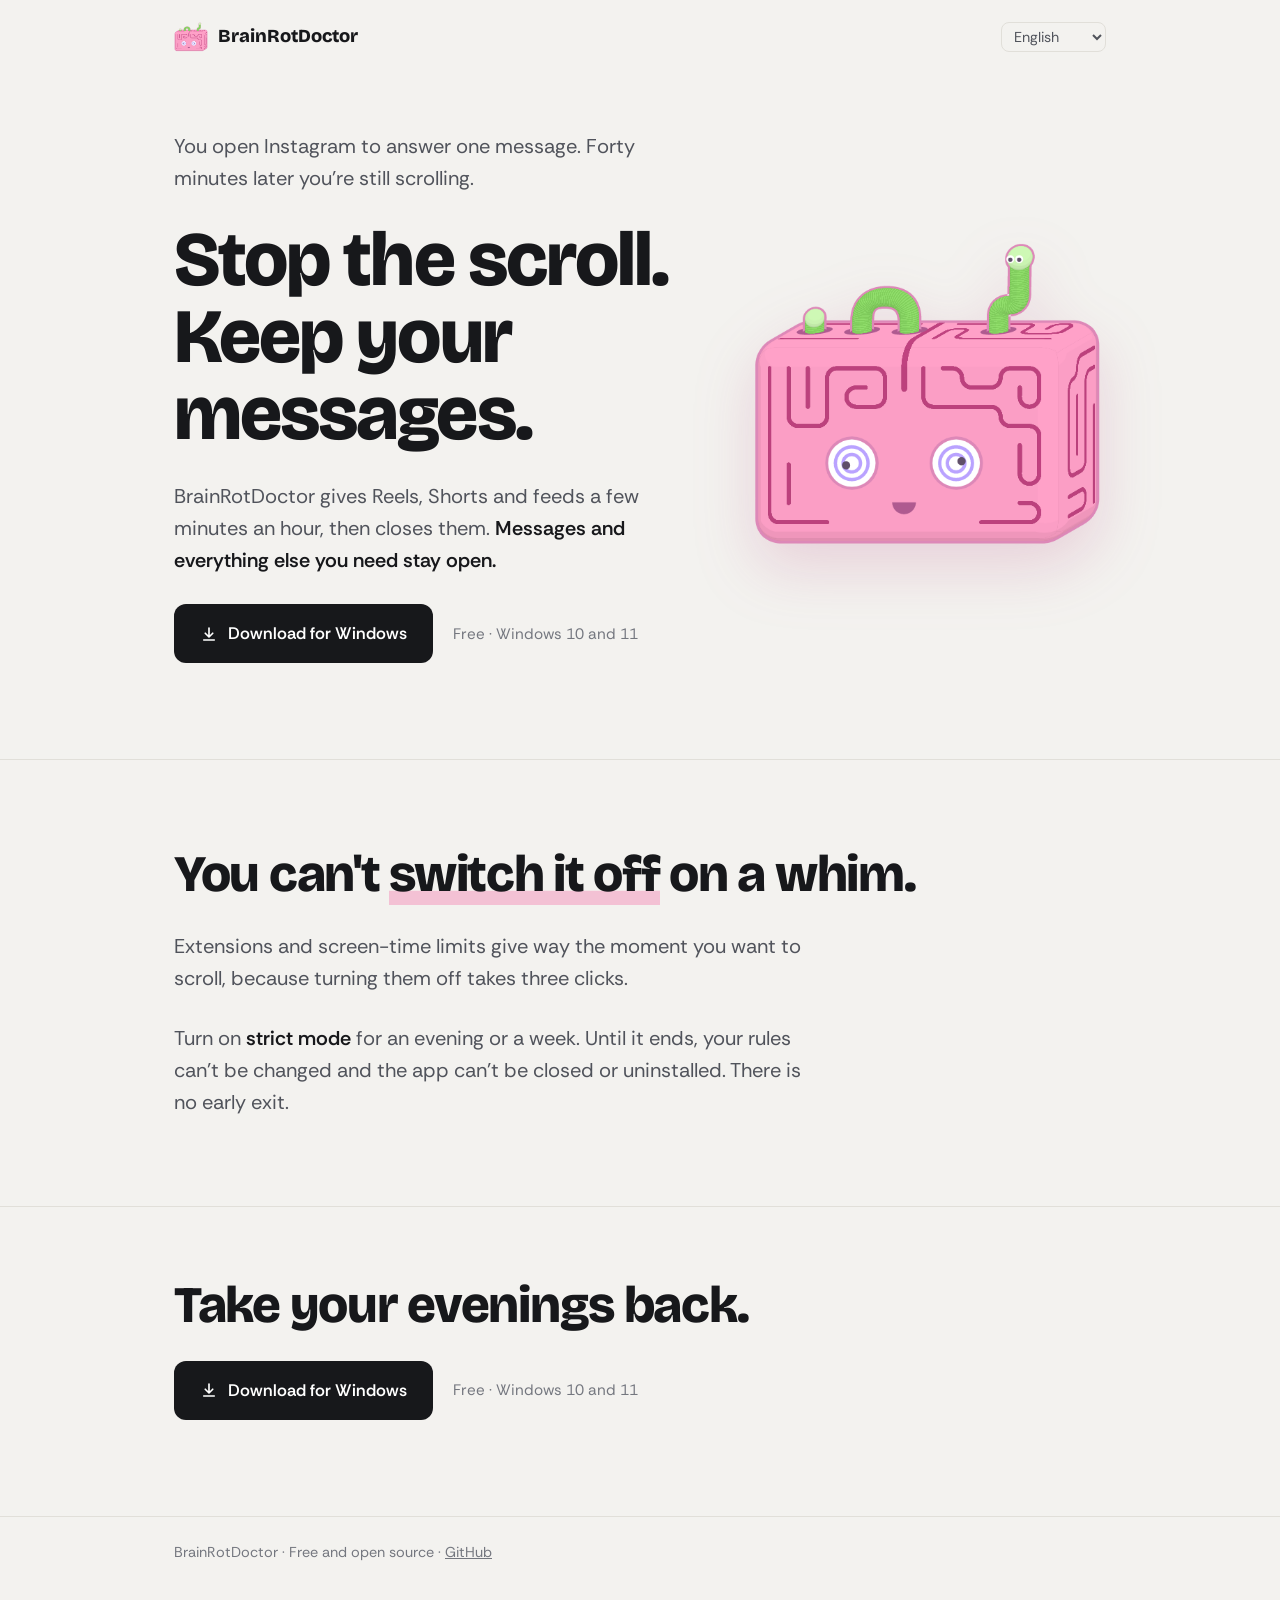
<file: docs/index.html>
<!doctype html>
<html lang="en">
<head>
  <meta charset="utf-8">
  <meta name="viewport" content="width=device-width, initial-scale=1">
  <title>BrainRotDoctor — stop the scroll, keep your messages</title>
  <meta name="description" content="A free Windows app that gives Reels, Shorts and feeds a few minutes an hour, then closes them. Messages stay open. Strict mode can't be switched off until it ends.">
  <meta name="color-scheme" content="light dark">
  <link rel="icon" href="assets/favicon.ico" sizes="any">
  <link rel="icon" href="assets/icon-512.png" type="image/png">
  <link rel="apple-touch-icon" href="assets/apple-touch-icon.png">
  <meta property="og:title" content="BrainRotDoctor">
  <meta property="og:description" content="Stop the scroll. Keep your messages. Free for Windows.">
  <meta property="og:image" content="https://llehn.github.io/BrainRotDoctor/assets/og-image.png">
  <meta property="og:type" content="website">
  <meta name="twitter:card" content="summary_large_image">
  <link rel="preconnect" href="https://fonts.googleapis.com">
  <link rel="preconnect" href="https://fonts.gstatic.com" crossorigin>
  <link href="https://fonts.googleapis.com/css2?family=Bricolage+Grotesque:opsz,wght@12..96,800&family=Rethink+Sans:wght@400;600&display=swap" rel="stylesheet">
  <link rel="stylesheet" href="styles.css">
</head>
<body>
  <header class="nav">
    <div class="wrap">
      <a class="brand" href="#top"><img src="assets/icon-512.png" width="34" height="34" alt=""><span>BrainRotDoctor</span></a>
      <select id="langsel" class="lang" aria-label="Language"></select>
    </div>
  </header>

  <main id="top">
    <section class="hero wrap">
      <div class="hero-copy">
        <p class="recognise" data-i18n="hero.recognise">You open Instagram to answer one message. Forty minutes later you're still scrolling.</p>
        <h1 data-i18n="hero.h1">Stop the scroll. Keep your messages.</h1>
        <p class="promise" data-i18n="hero.promise">BrainRotDoctor gives Reels, Shorts and feeds a few minutes an hour, then closes them. <b>Messages and everything else you need stay open.</b></p>
        <div class="get">
          <a class="btn" href="download.html"><svg aria-hidden="true" viewBox="0 0 24 24"><path d="M12 4v12m0 0-5-5m5 5 5-5M5 20h14"/></svg><span data-i18n="download">Download for Windows</span></a>
          <small data-i18n="free">Free · Windows 10 and 11</small>
        </div>
      </div>
      <div class="hero-art"><img src="assets/icon-512.png" width="512" height="512" alt="The BrainRotDoctor brain: pink, with spiral eyes and worms poking out of the top."></div>
    </section>

    <section class="holds">
      <div class="wrap">
        <h2 data-i18n="holds.title">You can't <span>switch it off</span> on a whim.</h2>
        <p data-i18n="holds.why">Extensions and screen-time limits give way the moment you want to scroll, because turning them off takes three clicks.</p>
        <p data-i18n="holds.strict">Turn on <b>strict mode</b> for an evening or a week. Until it ends, your rules can't be changed and the app can't be closed or uninstalled. There is no early exit.</p>
      </div>
    </section>

    <section class="closer">
      <div class="wrap">
        <h2 data-i18n="closer.title">Take your evenings back.</h2>
        <div class="get">
          <a class="btn" href="download.html"><svg aria-hidden="true" viewBox="0 0 24 24"><path d="M12 4v12m0 0-5-5m5 5 5-5M5 20h14"/></svg><span data-i18n="download">Download for Windows</span></a>
          <small data-i18n="free">Free · Windows 10 and 11</small>
        </div>
      </div>
    </section>
  </main>

  <footer class="footer">
    <div class="wrap">
      <span data-i18n="footer">BrainRotDoctor · Free and open source · <a href="https://github.com/llehn/BrainRotDoctor">GitHub</a></span>
    </div>
  </footer>

  <script src="i18n.js"></script>
</body>
</html>
</file>
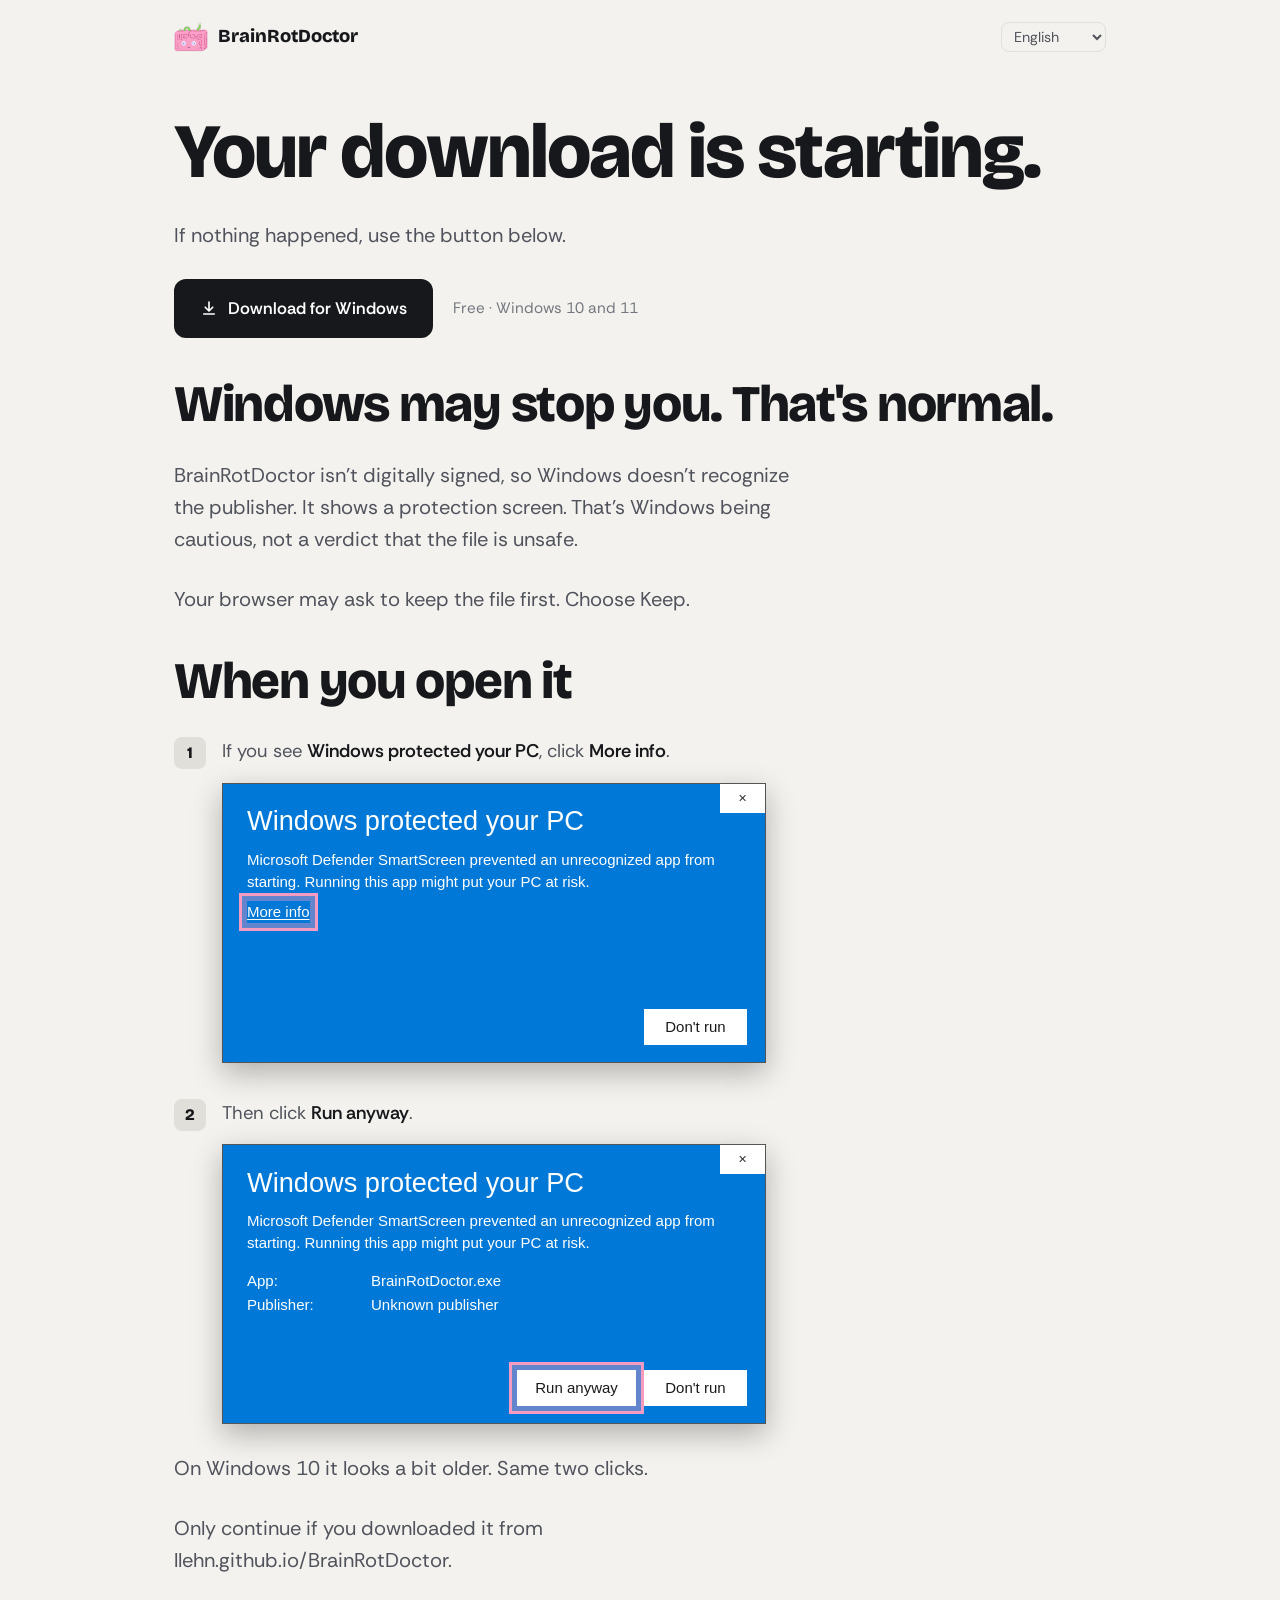
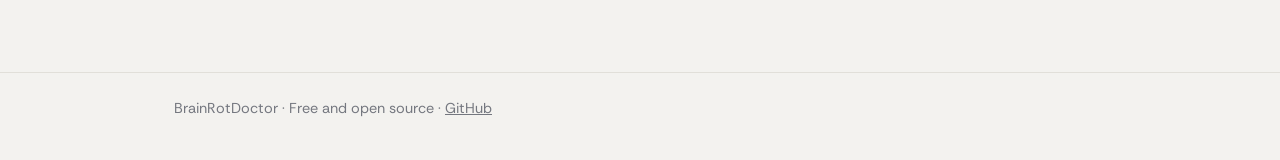
<file: docs/download.html>
<!doctype html>
<html lang="en">
<head>
  <meta charset="utf-8">
  <meta name="viewport" content="width=device-width, initial-scale=1">
  <title data-i18n="dl.meta.title">Download BrainRotDoctor</title>
  <meta name="description" content="Download BrainRotDoctor for Windows. The app is unsigned, so Windows may show a protection screen — that's normal.">
  <meta name="color-scheme" content="light dark">
  <link rel="icon" href="assets/favicon.ico" sizes="any">
  <link rel="icon" href="assets/icon-512.png" type="image/png">
  <link rel="apple-touch-icon" href="assets/apple-touch-icon.png">
  <meta property="og:title" content="Download BrainRotDoctor">
  <meta property="og:description" content="Free for Windows. The download starts on this page.">
  <meta property="og:image" content="https://llehn.github.io/BrainRotDoctor/assets/og-image.png">
  <meta property="og:type" content="website">
  <meta name="twitter:card" content="summary_large_image">
  <link rel="preconnect" href="https://fonts.googleapis.com">
  <link rel="preconnect" href="https://fonts.gstatic.com" crossorigin>
  <link href="https://fonts.googleapis.com/css2?family=Bricolage+Grotesque:opsz,wght@12..96,800&family=Rethink+Sans:wght@400;600&display=swap" rel="stylesheet">
  <link rel="stylesheet" href="styles.css">
</head>
<body>
  <header class="nav">
    <div class="wrap">
      <a class="brand" href="index.html"><img src="assets/icon-512.png" width="34" height="34" alt=""><span>BrainRotDoctor</span></a>
      <select id="langsel" class="lang" aria-label="Language"></select>
    </div>
  </header>

  <main class="dl">
    <div class="wrap">
      <h1 data-i18n="dl.h1">Your download is starting.</h1>
      <p class="lead" data-i18n="dl.ifnot">If nothing happened, use the button below.</p>
      <div class="get">
        <a class="btn" id="dl-btn" href="https://github.com/llehn/BrainRotDoctor/releases/latest/download/BrainRotDoctor.exe"><svg aria-hidden="true" viewBox="0 0 24 24"><path d="M12 4v12m0 0-5-5m5 5 5-5M5 20h14"/></svg><span data-i18n="download">Download for Windows</span></a>
        <small data-i18n="free">Free · Windows 10 and 11</small>
      </div>

      <h2 data-i18n="dl.why.title">Windows may stop you. That's normal.</h2>
      <p class="lead" data-i18n="dl.why">BrainRotDoctor isn't digitally signed, so Windows doesn't recognize the publisher. It shows a protection screen. That's Windows being cautious, not a verdict that the file is unsafe.</p>
      <p class="lead" data-i18n="dl.browser">Your browser may ask to keep the file first. Choose Keep.</p>

      <h2 data-i18n="dl.steps.title">When you open it</h2>
      <ol class="howto">
        <li>
          <p data-i18n="dl.step1">If you see <b>Windows protected your PC</b>, click <b>More info</b>.</p>
          <div class="ss" aria-hidden="true">
            <div class="ss-win">
              <span class="ss-x">✕</span>
              <p class="ss-title" data-i18n="ss.title">Windows protected your PC</p>
              <p class="ss-body" data-i18n="ss.body">Microsoft Defender SmartScreen prevented an unrecognized app from starting. Running this app might put your PC at risk.</p>
              <p class="ss-more ss-hit" data-i18n="ss.more">More info</p>
              <div class="ss-actions">
                <span class="ss-btn" data-i18n="ss.dont">Don't run</span>
              </div>
            </div>
          </div>
        </li>
        <li>
          <p data-i18n="dl.step2">Then click <b>Run anyway</b>.</p>
          <div class="ss" aria-hidden="true">
            <div class="ss-win">
              <span class="ss-x">✕</span>
              <p class="ss-title" data-i18n="ss.title">Windows protected your PC</p>
              <p class="ss-body" data-i18n="ss.body">Microsoft Defender SmartScreen prevented an unrecognized app from starting. Running this app might put your PC at risk.</p>
              <dl class="ss-meta">
                <dt data-i18n="ss.app">App</dt>
                <dd>BrainRotDoctor.exe</dd>
                <dt data-i18n="ss.publisher">Publisher</dt>
                <dd data-i18n="ss.unknown">Unknown publisher</dd>
              </dl>
              <div class="ss-actions">
                <span class="ss-btn ss-hit" data-i18n="ss.run">Run anyway</span>
                <span class="ss-btn" data-i18n="ss.dont">Don't run</span>
              </div>
            </div>
          </div>
        </li>
      </ol>
      <p class="lead" data-i18n="dl.win10">On Windows 10 it looks a bit older. Same two clicks.</p>
      <p class="lead" data-i18n="dl.trust">Only continue if you downloaded it from llehn.github.io/BrainRotDoctor.</p>
    </div>
  </main>

  <footer class="footer">
    <div class="wrap">
      <span data-i18n="footer">BrainRotDoctor · Free and open source · <a href="https://github.com/llehn/BrainRotDoctor">GitHub</a></span>
    </div>
  </footer>

  <script src="i18n.js"></script>
  <script>
    (function () {
      var btn = document.getElementById("dl-btn");
      if (!btn) return;
      function start() {
        var iframe = document.createElement("iframe");
        iframe.setAttribute("aria-hidden", "true");
        iframe.style.display = "none";
        iframe.src = btn.href;
        document.body.appendChild(iframe);
      }
      if (document.readyState === "complete") start();
      else window.addEventListener("load", start);
    })();
  </script>
</body>
</html>
</file>
<file: docs/styles.css>
/* BrainRotDoctor site. Three beats in one column: recognise the problem, see the
   promise, see why it holds. Colours follow the app (warm greys, teal accent) and
   the brain (pink). Light and dark follow the system, as the app does. */

:root {
  --bg: #F3F2EF;
  --line: #E1DFD9;
  --fg: #17181B;
  --fg-2: #50535B;
  --fg-3: #74777F;
  --accent: #0B6B63;
  --pink: #F59AC0;
  --btn: #17181B;
  --btn-fg: #FFFFFF;
  --display: "Bricolage Grotesque", "Segoe UI", system-ui, sans-serif;
  --body: "Rethink Sans", "Segoe UI", system-ui, sans-serif;
  color-scheme: light dark;
}

@media (prefers-color-scheme: dark) {
  :root {
    --bg: #16171A;
    --line: #303137;
    --fg: #EDEDEF;
    --fg-2: #B5B7BE;
    --fg-3: #8D9098;
    --accent: #3BB0A1;
    --btn: #EDEDEF;
    --btn-fg: #16171A;
  }
}

* { box-sizing: border-box; }
html { scroll-behavior: smooth; }
@media (prefers-reduced-motion: reduce) { html { scroll-behavior: auto; } }
body {
  margin: 0;
  background: var(--bg);
  color: var(--fg);
  font-family: var(--body);
  font-size: 18px;
  line-height: 1.6;
  -webkit-font-smoothing: antialiased;
}
img { max-width: 100%; height: auto; display: block; }
a { color: inherit; }
p { margin: 0; }
:focus-visible { outline: 2px solid var(--accent); outline-offset: 3px; border-radius: 6px; }

.wrap { max-width: 980px; margin-inline: auto; padding-inline: 24px; }
@media (max-width: 480px) { .wrap { padding-inline: 16px; } }

h1, h2 { font-family: var(--display); font-weight: 800; margin: 0; text-wrap: balance; letter-spacing: -.025em; }
h1 { font-size: clamp(2.6rem, 7vw, 4.8rem); line-height: 1; }
h2 { font-size: clamp(2rem, 4.6vw, 3.2rem); line-height: 1.05; }

/* Nav */
.nav { padding-block: 20px; }
.nav .wrap { display: flex; align-items: center; justify-content: space-between; gap: 16px; }
.brand { display: flex; align-items: center; gap: 10px; text-decoration: none; font-family: var(--display); font-weight: 800; font-size: 1.15rem; }
.brand img { width: 34px; height: 34px; }
.lang { font: inherit; font-size: .9rem; color: var(--fg-2); background: transparent; border: 1px solid var(--line); border-radius: 8px; padding: 4px 8px; }

/* Download */
.btn {
  display: inline-flex; align-items: center; gap: 10px;
  padding: 16px 26px; border-radius: 12px; text-decoration: none;
  font-weight: 600; font-size: 1.05rem;
  background: var(--btn); color: var(--btn-fg);
  transition: transform .15s ease;
}
.btn:hover { transform: translateY(-1px); }
.btn svg { width: 18px; height: 18px; fill: none; stroke: currentColor; stroke-width: 2.2; stroke-linecap: round; stroke-linejoin: round; }
@media (prefers-reduced-motion: reduce) { .btn { transition: none; } .btn:hover { transform: none; } }
.get { display: flex; flex-wrap: wrap; align-items: center; gap: 12px 20px; }
.get small { font-size: .95rem; color: var(--fg-3); }

/* The problem and the promise */
.hero { display: grid; grid-template-columns: minmax(0, 1.5fr) minmax(0, 1fr); gap: 40px; align-items: center; padding-block: 56px 96px; }
.hero-copy { display: grid; gap: 28px; }
.recognise, .promise { font-size: 1.25rem; color: var(--fg-2); max-width: 28em; }
.promise b { color: var(--fg); font-weight: 600; }
.hero-art { display: grid; place-items: center; }
.hero-art img { width: min(100%, 360px); filter: drop-shadow(0 24px 30px rgba(184, 63, 122, .18)); }
@media (max-width: 760px) {
  .hero { grid-template-columns: 1fr; padding-block: 16px 72px; }
  .hero-art { order: -1; justify-items: start; }
  .hero-art img { width: 140px; }
}

/* Why it holds */
.holds { padding-block: 88px; border-top: 1px solid var(--line); }
.holds .wrap { display: grid; gap: 28px; }
.holds p { font-size: 1.25rem; color: var(--fg-2); max-width: 32em; }
.holds p b { color: var(--fg); font-weight: 600; }
.holds h2 span { box-shadow: inset 0 -.28em 0 color-mix(in srgb, var(--pink) 55%, transparent); }

/* Get it */
.closer { padding-block: 72px 96px; border-top: 1px solid var(--line); }
.closer .wrap { display: grid; gap: 28px; justify-items: start; }

.footer { padding-block: 24px 40px; border-top: 1px solid var(--line); font-size: .9rem; color: var(--fg-3); }

/* Download landing page */
.dl { padding-block: 40px 96px; }
.dl .wrap { display: grid; gap: 28px; justify-items: start; }
.dl .lead { font-size: 1.25rem; color: var(--fg-2); max-width: 32em; }
.dl h2 { padding-top: 12px; }
.howto {
  margin: 0;
  padding: 0;
  list-style: none;
  display: grid;
  gap: 36px;
  counter-reset: step;
  width: 100%;
}
.howto li {
  counter-increment: step;
  position: relative;
  padding-left: 48px;
  display: grid;
  gap: 16px;
  font-size: 1.15rem;
  color: var(--fg-2);
  max-width: 36em;
}
.howto li > p { margin: 0; }
.howto li b { color: var(--fg); font-weight: 600; }
.howto li::before {
  content: counter(step);
  position: absolute;
  left: 0;
  top: 0;
  width: 32px;
  height: 32px;
  border-radius: 8px;
  background: var(--line);
  color: var(--fg);
  font-family: var(--display);
  font-weight: 800;
  font-size: 1rem;
  display: grid;
  place-items: center;
}

/* Windows SmartScreen replica — the real dialog is a blue window */
.ss {
  width: 100%;
  max-width: 34rem;
}
.ss-win {
  position: relative;
  min-height: 17.5rem;
  background: #0078D7;
  color: #fff;
  color-scheme: light;
  border: 1px solid #555;
  box-shadow: 0 10px 28px rgba(0, 0, 0, .28);
  font-family: "Segoe UI", "Segoe UI Emoji", sans-serif;
  font-size: 15px;
  line-height: 1.45;
  padding: 1.35rem 1.5rem 4.2rem;
}
.ss-x {
  position: absolute;
  top: 0;
  right: 0;
  width: 45px;
  height: 29px;
  background: #fff;
  color: #333;
  display: grid;
  place-items: center;
  font-size: 11px;
  line-height: 1;
}
.ss-title {
  margin: 0 2.5rem .7rem 0;
  font-size: 1.7rem;
  font-weight: 300;
  letter-spacing: 0;
  line-height: 1.2;
  font-family: "Segoe UI Light", "Segoe UI", sans-serif;
}
.ss-body {
  margin: 0;
  max-width: 36em;
  font-weight: 400;
}
.ss-more {
  display: inline-block;
  margin: .55rem 0 0;
  color: #fff;
  text-decoration: underline;
  text-underline-offset: 2px;
  font-weight: 400;
}
.ss-meta {
  margin: 1rem 0 0;
  padding: 0;
  display: grid;
  grid-template-columns: 7.2em 1fr;
  column-gap: 1rem;
  row-gap: .15rem;
  max-width: 36em;
}
.ss-meta dt { margin: 0; font-weight: 400; }
.ss-meta dt::after { content: ":"; }
.ss-meta dd { margin: 0; }
.ss-actions {
  position: absolute;
  right: 1.15rem;
  bottom: 1.05rem;
  display: flex;
  gap: 8px;
}
.ss-btn {
  background: #fff;
  color: #1a1a1a;
  padding: .45rem 1.15rem;
  min-width: 6.4rem;
  text-align: center;
  font-size: 15px;
  font-weight: 400;
  white-space: nowrap;
}
.ss-hit {
  outline: 3px solid #F59AC0;
  outline-offset: 5px;
  box-shadow: 0 0 0 8px color-mix(in srgb, #F59AC0 40%, transparent);
}
</file>
